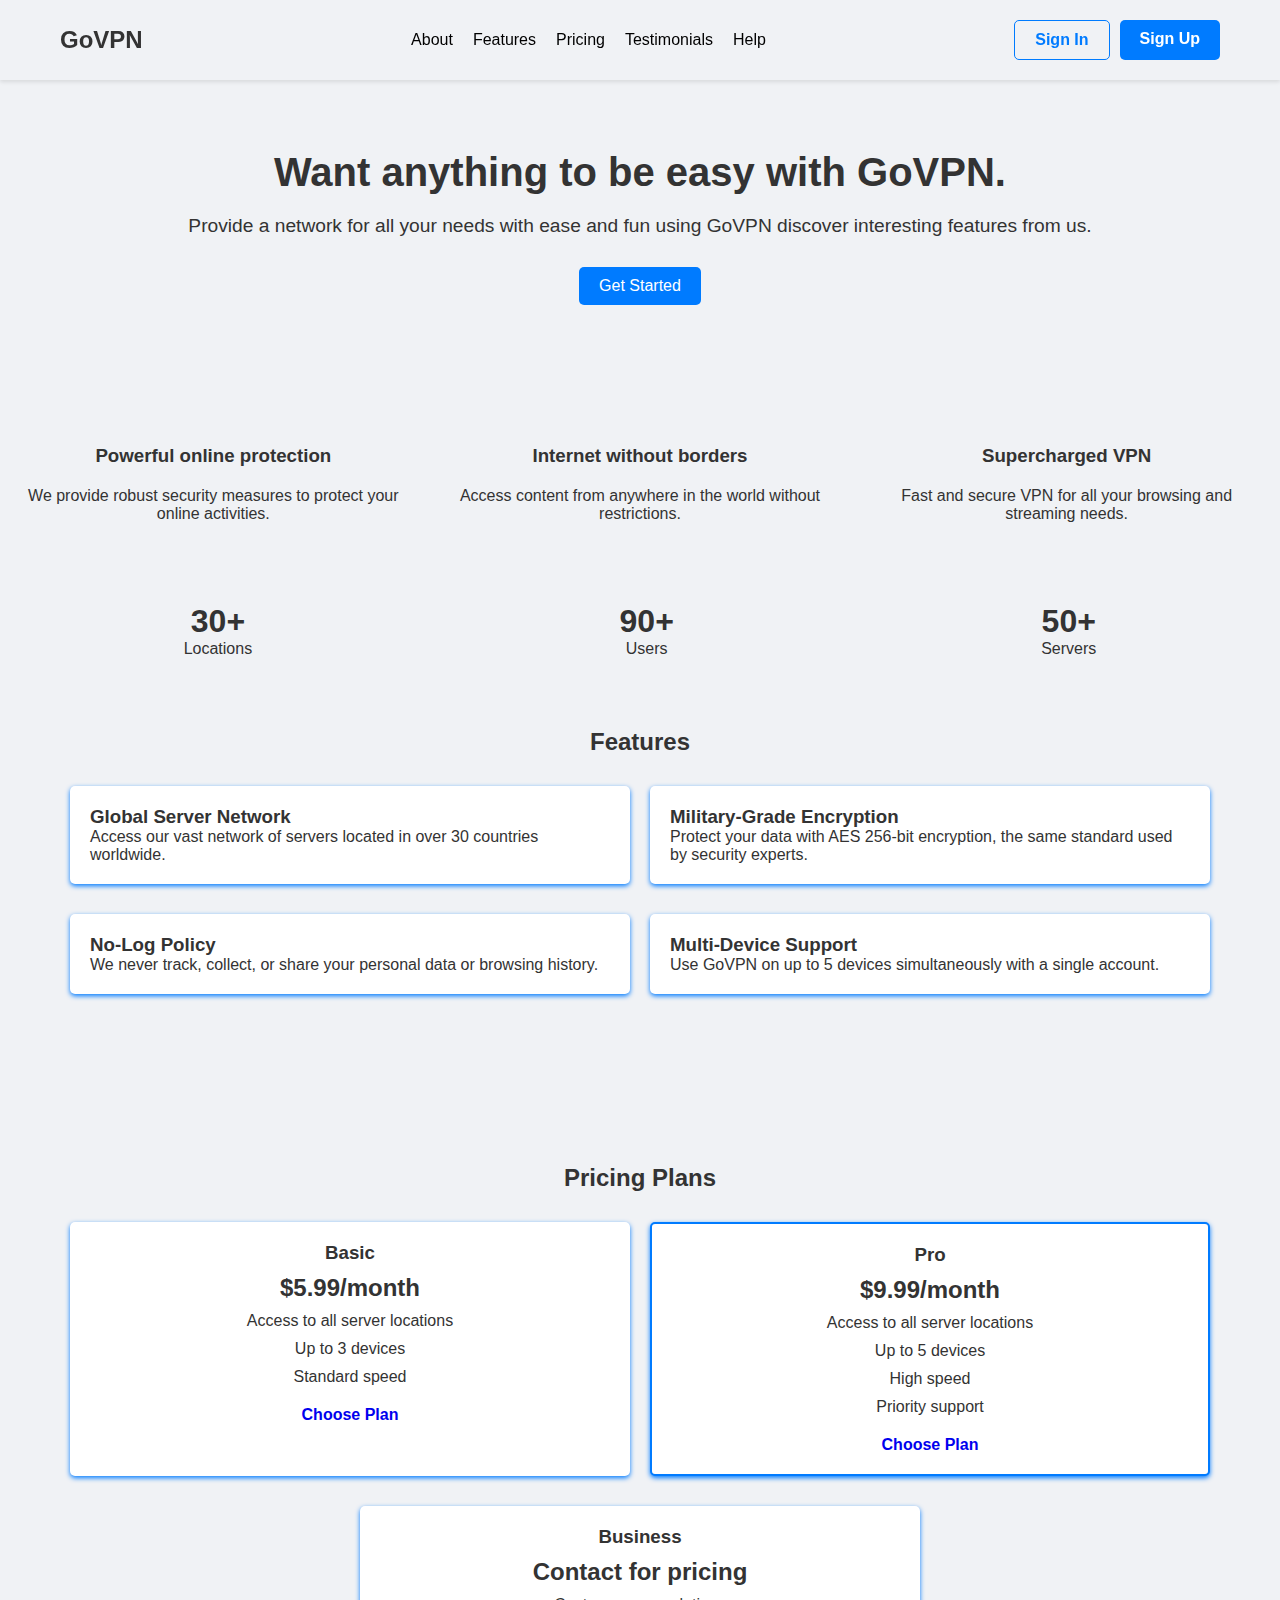
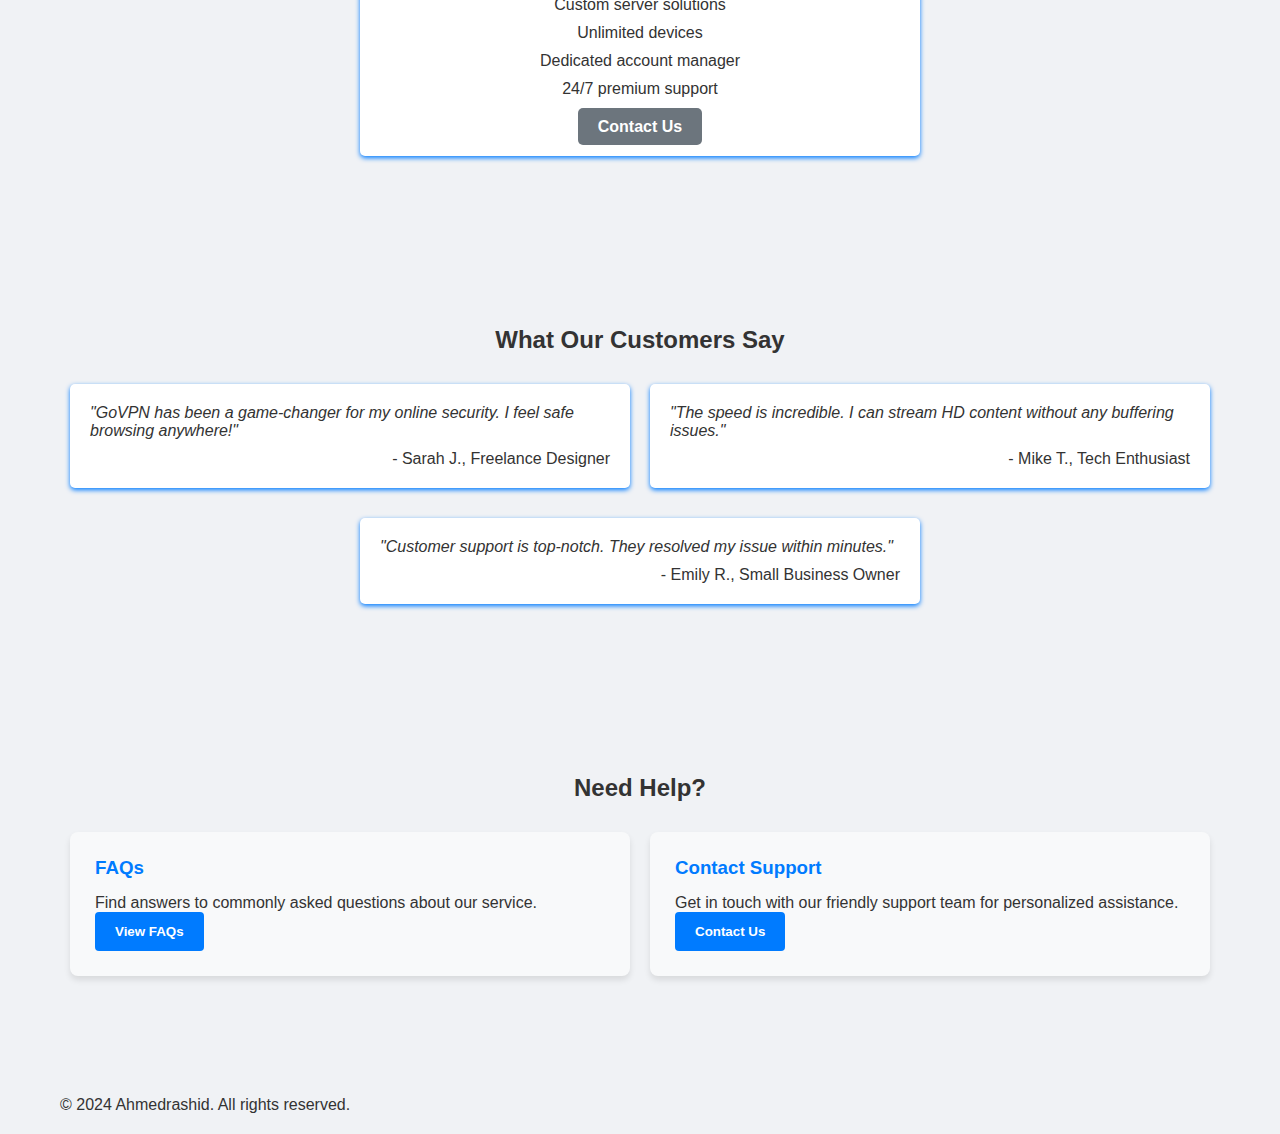
<file: index.html>
<!DOCTYPE html>
<html lang="en">
<head>
    <meta charset="UTF-8">
    <meta name="viewport" content="width=device-width, initial-scale=1.0">
    <title>GoVPN - Secure Virtual Private Network</title>
    <link rel="stylesheet" href="ht.css">
</head>
<body>
    <header id="header">
        <div class="container">
            <div class="logo">GoVPN</div>
            <nav>
                <ul>
                    <li><a href="#about">About</a></li>
                    <li><a href="#features">Features</a></li>
                    <li><a href="#pricing">Pricing</a></li>
                    <li><a href="#testimonials">Testimonials</a></li>
                    <li><a href="#help">Help</a></li>
                </ul>
            </nav>
            <div class="auth-buttons">
                <a href="auth.html#signin" class="btn btn-signin">Sign In</a>
                <a href="auth.html#signup" class="btn btn-signup">Sign Up</a>
            </div>
            <div class="menu-toggle">
                <span></span>
                <span></span>
                <span></span>
            </div>
        </div>
    </header>

    <main>
        <section id="about" class="about">
            <div class="container">
                <h1>Want anything to be easy with GoVPN.</h1>
                <p>Provide a network for all your needs with ease and fun using GoVPN discover interesting features from us.</p>
                <a href="auth.html#signup" class="cta-button">Get Started</a>
            </div>
        </section>

        <section id="features" class="features">
            <div class="feature">
                <h3>Powerful online protection</h3>
                <p>We provide robust security measures to protect your online activities.</p>
            </div>
            <div class="feature">
                <h3>Internet without borders</h3>
                <p>Access content from anywhere in the world without restrictions.</p>
            </div>
            <div class="feature">
                <h3>Supercharged VPN</h3>
                <p>Fast and secure VPN for all your browsing and streaming needs.</p>
            </div>
        </section>

        <section class="stats">
            <div class="stat">
                <h2>30+</h2>
                <p>Locations</p>
            </div>
            <div class="stat">
                <h2>90+</h2>
                <p>Users</p>
            </div>
            <div class="stat">
                <h2>50+</h2>
                <p>Servers</p>
            </div>
        </section>

        <section id="features-detailed" class="features-detailed">
            <div class="container">
                <h2>Features</h2>
                <div class="feature-grid">
                    <div class="feature-item">
                        <h3>Global Server Network</h3>
                        <p>Access our vast network of servers located in over 30 countries worldwide.</p>
                    </div>
                    <div class="feature-item">
                        <h3>Military-Grade Encryption</h3>
                        <p>Protect your data with AES 256-bit encryption, the same standard used by security experts.</p>
                    </div>
                    <div class="feature-item">
                        <h3>No-Log Policy</h3>
                        <p>We never track, collect, or share your personal data or browsing history.</p>
                    </div>
                    <div class="feature-item">
                        <h3>Multi-Device Support</h3>
                        <p>Use GoVPN on up to 5 devices simultaneously with a single account.</p>
                    </div>
                </div>
            </div>
        </section>

        <section id="pricing" class="pricing">
            <div class="container">
                <h2>Pricing Plans</h2>
                <div class="pricing-grid">
                    <div class="pricing-item">
                        <h3>Basic</h3>
                        <p class="price">$5.99/month</p>
                        <ul>
                            <li>Access to all server locations</li>
                            <li>Up to 3 devices</li>
                            <li>Standard speed</li>
                        </ul>
                        <a href="auth.html#signup" class="btn btn-primary">Choose Plan</a>
                    </div>
                    <div class="pricing-item featured">
                        <h3>Pro</h3>
                        <p class="price">$9.99/month</p>
                        <ul>
                            <li>Access to all server locations</li>
                            <li>Up to 5 devices</li>
                            <li>High speed</li>
                            <li>Priority support</li>
                        </ul>
                        <a href="auth.html#signup" class="btn btn-primary">Choose Plan</a>
                    </div>
                    <div class="pricing-item">
                        <h3>Business</h3>
                        <p class="price">Contact for pricing</p>
                        <ul>
                            <li>Custom server solutions</li>
                            <li>Unlimited devices</li>
                            <li>Dedicated account manager</li>
                            <li>24/7 premium support</li>
                        </ul>
                        <a href="#" class="btn btn-secondary">Contact Us</a>
                    </div>
                </div>
            </div>
        </section>

        <section id="testimonials" class="testimonials">
            <div class="container">
                <h2>What Our Customers Say</h2>
                <div class="testimonial-grid">
                    <div class="testimonial-item">
                        <p>"GoVPN has been a game-changer for my online security. I feel safe browsing anywhere!"</p>
                        <p class="author">- Sarah J., Freelance Designer</p>
                    </div>
                    <div class="testimonial-item">
                        <p>"The speed is incredible. I can stream HD content without any buffering issues."</p>
                        <p class="author">- Mike T., Tech Enthusiast</p>
                    </div>
                    <div class="testimonial-item">
                        <p>"Customer support is top-notch. They resolved my issue within minutes."</p>
                        <p class="author">- Emily R., Small Business Owner</p>
                    </div>
                </div>
            </div>
        </section>

        <section id="help" class="help">
            <div class="container">
                <h2>Need Help?</h2>
                <div class="help-grid">
                    <div class="help-item" id="faqs">
                        <h3>FAQs</h3>
                        <p>Find answers to commonly asked questions about our service.</p>
                        <button id="showFAQs" class="btn btn-primary">View FAQs</button>
                        <div id="faqList" style="display: none;">
                         
                            <div class="faq-item">
                                <h4 class="faq-question">What is GoVPN?</h4>
                                <p class="faq-answer">GoVPN is a secure, fast, and reliable virtual private network service that helps protect your online privacy and access content from around the world.</p>
                            </div>
                            <div class="faq-item">
                                <h4 class="faq-question">How do I set up GoVPN on my device?</h4>
                                <p class="faq-answer">Setting up GoVPN is easy! Download our app from your device's app store, install it, and follow the in-app instructions. We have apps for Windows, Mac, iOS, and Android.</p>
                            </div>
                            <div class="faq-item">
                                <h4 class="faq-question">Is my data safe with GoVPN?</h4>
                                <p class="faq-answer">Absolutely! We use military-grade encryption to protect your data. We also have a strict no-logs policy, meaning we don't track or store any of your online activities.</p>
                            </div>
                            <div class="faq-item">
                                <h4 class="faq-question">Can I use GoVPN on multiple devices?</h4>
                                <p class="faq-answer">Yes, you can use GoVPN on up to 5 devices simultaneously with a single subscription.</p>
                            </div>
                            <div class="faq-item">
                                <h4 class="faq-question">What if I'm not satisfied with the service?</h4>
                                <p class="faq-answer">We offer a 30-day money-back guarantee. If you're not completely satisfied, you can request a full refund within the first 30 days of your subscription.</p>
                            </div>
                        </div>
                    </div>
                    <div class="help-item" id="contactSupport">
                        <h3>Contact Support</h3>
                        <p>Get in touch with our friendly support team for personalized assistance.</p>
                        <button id="showContactForm" class="btn btn-primary">Contact Us</button>
                        <form id="contactForm" style="display: none;">
                            <input type="text" placeholder="Your Name" required>
                            <input type="email" placeholder="Your Email" required>
                            <textarea placeholder="Your Message" required></textarea>
                            <button type="submit" class="btn btn-primary">Send Message</button>
                        </form>
                    </div>
                </div>
            </div>
        </section>
    </main>

    <footer>
        <div class="container">
            <p>&copy; 2024 Ahmedrashid. All rights reserved.</p>
        </div>
    </footer>

    <script>
    // Smooth scrolling for navigation links
        document.querySelectorAll('a[href^="#"]').forEach(anchor => {
            anchor.addEventListener('click', function (e) {
                e.preventDefault();
                document.querySelector(this.getAttribute('href')).scrollIntoView({
                    behavior: 'smooth'
                });
            });
        });
        
        // Sticky header
        window.onscroll = function() {stickyHeader()};
        
        var header = document.querySelector("header");
        var sticky = header.offsetTop;
        
        function stickyHeader() {
          if (window.pageYOffset > sticky) {
            header.classList.add("sticky");
          } else {
            header.classList.remove("sticky");
          }
        }
        
        // Simple form validation
        function validateForm() {
            var name = document.forms["contactForm"]["name"].value;
            var email = document.forms["contactForm"]["email"].value;
            var message = document.forms["contactForm"]["message"].value;
            
            if (name == "") {
                alert("Name must be filled out");
                return false;
            }
            if (email == "") {
                alert("Email must be filled out");
                return false;
            }
            if (message == "") {
                alert("Message must be filled out");
                return false;
            }
            return true;
        }
        
        // Toggle additional information in pricing section
        function togglePricingInfo(id) {
            var info = document.getElementById(id);
            if (info.style.display === "none") {
                info.style.display = "block";
            } else {
                info.style.display = "none";
            }
        }
        //contact form script
        document.addEventListener('DOMContentLoaded', function() {
        const showContactFormBtn = document.getElementById('showContactForm');
        const contactForm = document.getElementById('contactForm');
    
        showContactFormBtn.addEventListener('click', function() {
            if (contactForm.style.display === 'none') {
                contactForm.style.display = 'block';
                showContactFormBtn.textContent = 'Hide Form';
            } else {
                contactForm.style.display = 'none';
                showContactFormBtn.textContent = 'Contact Us';
            }
        });
    
        contactForm.addEventListener('submit', function(e) {
            e.preventDefault();
            if (validateForm()) {
                alert('Form submitted successfully!');
                contactForm.reset();
                contactForm.style.display = 'none';
                showContactFormBtn.textContent = 'Contact Us';
            }
        });
    
        function validateForm() {
            const name = contactForm.elements['name'].value;
            const email = contactForm.elements['email'].value;
            const message = contactForm.elements['message'].value;
            
            if (name === '' || email === '' || message === '') {
                alert('All fields must be filled out');
                return false;
            }
            return true;
        }
    });
    
    //faqs
    document.addEventListener('DOMContentLoaded', function() {
        const showFAQsBtn = document.getElementById('showFAQs');
        const faqList = document.getElementById('faqList');
        const faqQuestions = document.querySelectorAll('.faq-question');
    
        showFAQsBtn.addEventListener('click', function() {
            if (faqList.style.display === 'none') {
                faqList.style.display = 'block';
                showFAQsBtn.textContent = 'Hide FAQs';
            } else {
                faqList.style.display = 'none';
                showFAQsBtn.textContent = 'View FAQs';
            }
        });
    
        faqQuestions.forEach(question => {
            question.addEventListener('click', function() {
                const answer = this.nextElementSibling;
                if (answer.style.display === 'none' || answer.style.display === '') {
                    answer.style.display = 'block';
                } else {
                    answer.style.display = 'none';
                }
            });
        });
    });
    document.addEventListener('DOMContentLoaded', function() {
    const menuToggle = document.querySelector('.menu-toggle');
    const nav = document.querySelector('nav');

    menuToggle.addEventListener('click', function() {
        nav.classList.toggle('active');
    });
});
    
        </script>
</body>
</html>
</file>
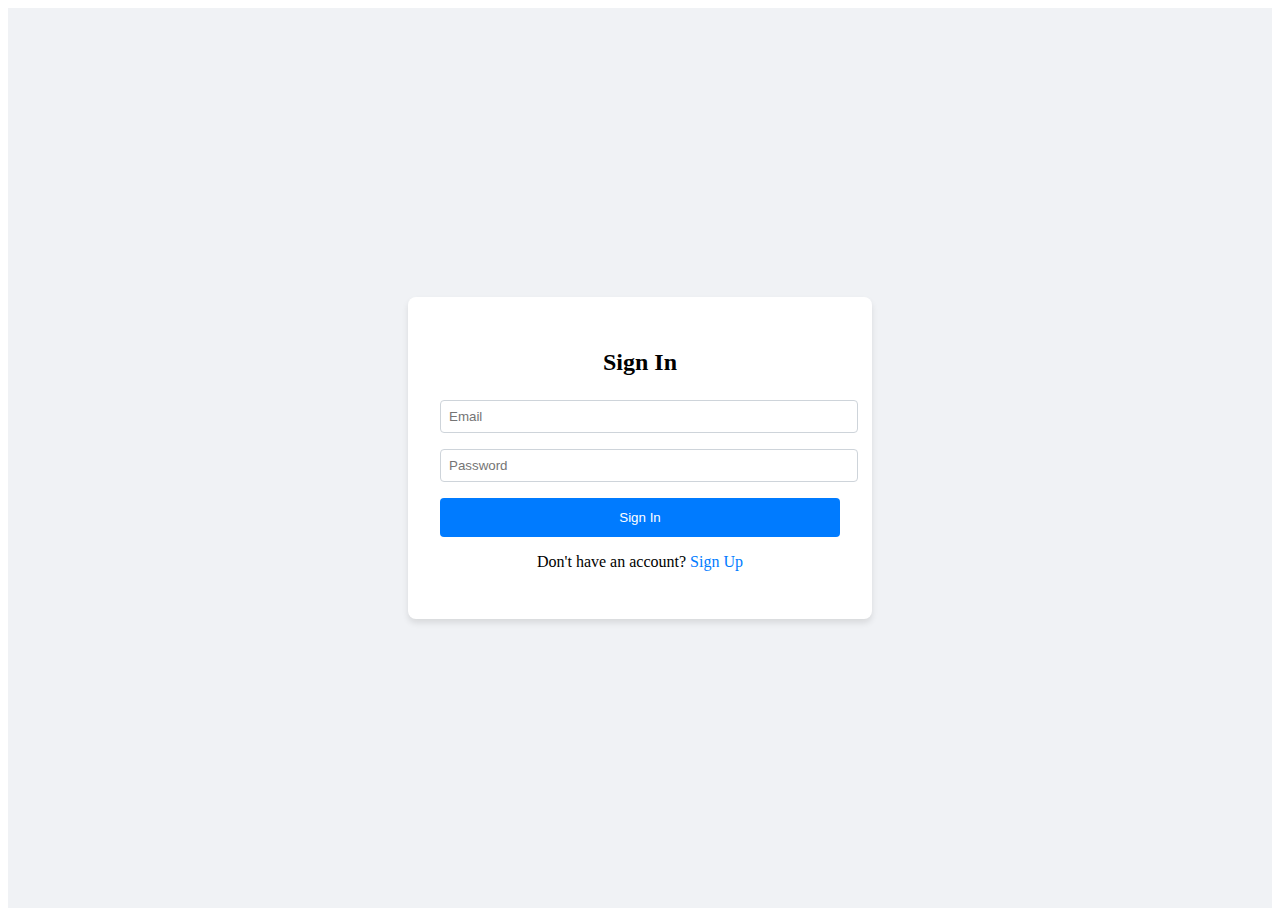
<file: auth.html>
<!DOCTYPE html>
<html lang="en">
<head>
    <meta charset="UTF-8">
    <meta name="viewport" content="width=device-width, initial-scale=1.0">
    <title>GoVPN - Sign In/Sign Up</title>
    
    <style>
        /* Additional styles for the forms */
        .auth-container {
            display: flex;
            justify-content: center;
            align-items: center;
            height: 100vh;
            background-color: #f0f2f5;
        }
        .auth-form {
            background-color: #ffffff;
            padding: 2rem;
            border-radius: 8px;
            box-shadow: 0 4px 6px rgba(0, 0, 0, 0.1);
            width: 100%;
            max-width: 400px;
        }
        .auth-form h2 {
            text-align: center;
            margin-bottom: 1.5rem;
        }
        .auth-form input {
            width: 100%;
            padding: 0.5rem;
            margin-bottom: 1rem;
            border: 1px solid #ced4da;
            border-radius: 4px;
        }
        .auth-form button {
            width: 100%;
            padding: 0.75rem;
            background-color: #007bff;
            color: white;
            border: none;
            border-radius: 4px;
            cursor: pointer;
            transition: background-color 0.3s ease;
        }
        .auth-form button:hover {
            background-color: #0056b3;
        }
        .auth-form p {
            text-align: center;
            margin-top: 1rem;
        }
        .auth-form a {
            color: #007bff;
            text-decoration: none;
        }
    </style>
</head>
<body>
    <div class="auth-container">
        <div class="auth-form" id="signInForm">
            <h2>Sign In</h2>
            <form id="loginForm">
                <input type="email" id="loginEmail" placeholder="Email" required>
                <input type="password" id="loginPassword" placeholder="Password" required>
                <button type="submit">Sign In</button>
            </form>
            <p>Don't have an account? <a href="#" id="showSignUp">Sign Up</a></p>
        </div>

        <div class="auth-form" id="signUpForm" style="display: none;">
            <h2>Sign Up</h2>
            <form id="registerForm">
                <input type="text" id="registerName" placeholder="Full Name" required>
                <input type="email" id="registerEmail" placeholder="Email" required>
                <input type="password" id="registerPassword" placeholder="Password" required>
                <input type="password" id="confirmPassword" placeholder="Confirm Password" required>
                <button type="submit">Sign Up</button>
            </form>
            <p>Already have an account? <a href="#" id="showSignIn">Sign In</a></p>
        </div>
    </div>

    <script>
        // JavaScript for form switching and basic validation
        const signInForm = document.getElementById('signInForm');
        const signUpForm = document.getElementById('signUpForm');
        const showSignUp = document.getElementById('showSignUp');
        const showSignIn = document.getElementById('showSignIn');
        const loginForm = document.getElementById('loginForm');
        const registerForm = document.getElementById('registerForm');

        showSignUp.addEventListener('click', (e) => {
            e.preventDefault();
            signInForm.style.display = 'none';
            signUpForm.style.display = 'block';
        });

        showSignIn.addEventListener('click', (e) => {
            e.preventDefault();
            signUpForm.style.display = 'none';
            signInForm.style.display = 'block';
        });

        loginForm.addEventListener('submit', (e) => {
            e.preventDefault();
            const email = document.getElementById('loginEmail').value;
            const password = document.getElementById('loginPassword').value;
            console.log('Login attempt:', { email, password });
            // send this data to your server for authentication
            alert('Login functionality would be implemented here.');
        });

        registerForm.addEventListener('submit', (e) => {
            e.preventDefault();
            const name = document.getElementById('registerName').value;
            const email = document.getElementById('registerEmail').value;
            const password = document.getElementById('registerPassword').value;
            const confirmPassword = document.getElementById('confirmPassword').value;

            if (password !== confirmPassword) {
                alert('Passwords do not match!');
                return;
            }

            console.log('Registration attempt:', { name, email, password });
            //  send this data to your server to create a new account
            alert('Registration functionality would be implemented here.');
        });
        // Check if the URL has a #signup hash
if (window.location.hash === '#signup') {
    signInForm.style.display = 'none';
    signUpForm.style.display = 'block';
}
    </script>
</body>
</html>
</file>
<file: ht.css>
* {
    box-sizing: border-box;
    margin: 0;
    padding: 0;
    font-family: Arial, sans-serif;
}

html {
    scroll-behavior: smooth;
}

body {
    background-color: #f0f2f5;
    color: #333;
}

.container {
    max-width: 1200px;
    margin: 0 auto;
    padding: 20px;
}

header {
    background-color: #f0f2f5;
    position: sticky;
    top: 0;
    z-index: 1000;
    box-shadow: 0 2px 4px rgba(0,0,0,.1);
}

header .container {
    display: flex;
    justify-content: space-between;
    align-items: center;
    padding: 20px;
}

.logo {
    font-size: 1.5em;
    font-weight: bold;
    cursor: pointer;
}

nav ul {
    display: flex;
    list-style-type: none;
    align-items: center;
}

nav ul li a {
    margin-left: 20px;
    position: relative;
    cursor: pointer;
    padding: 5px 0;
    transition: color 0.3s ease;
    text-decoration: none;
    color: black;
    font-weight: 300;
}

nav ul li a:hover {
    color: #007bff;
}

nav ul li a::after {
    content: '';
    position: absolute;
    width: 100%;
    height: 2px;
    bottom: 0;
    left: 0;
    background-color: #007bff;
    visibility: hidden;
    transform: scaleX(0);
    transition: all 0.3s ease-in-out;
}

nav ul li a:hover::after {
    visibility: visible;
    transform: scaleX(1);
}

.auth-buttons {
    display: flex;
    gap: 10px;
}

.btn {
    padding: 10px 20px;
    border-radius: 5px;
    text-decoration: none;
    font-weight: bold;
    transition: background-color 0.3s ease, color 0.3s ease;
}

.btn-signin {
    color: #007bff;
    border: 1px solid #007bff;
}

.btn-signin:hover {
    background-color: #007bff;
    color: white;
}

.btn-signup {
    background-color: #007bff;
    color: white;
}

.btn-signup:hover {
    background-color: #0056b3;
}

.menu-toggle {
    display: none;
    flex-direction: column;
    cursor: pointer;
}

.menu-toggle span {
    width: 25px;
    height: 3px;
    background-color: #333;
    margin: 2px 0;
    transition: 0.4s;
}

.about {
    text-align: center;
    padding: 50px 0;
}

.about h1 {
    font-size: 2.5em;
    margin-bottom: 20px;
}

.about p {
    font-size: 1.2em;
    margin-bottom: 30px;
}

.cta-button {
    display: inline-block;
    padding: 10px 20px;
    background-color: #007bff;
    color: white;
    text-decoration: none;
    border-radius: 5px;
}

.features {
    display: flex;
    justify-content: space-around;
    flex-wrap: wrap;
    margin-top: 50px;
}

.features {
    display: flex;
    justify-content: space-around;
    flex-wrap: wrap;
    margin-top: 50px;
}

.feature {
    flex-basis: 30%;
    text-align: center;
    margin-bottom: 30px;
}

.feature h3 {
    margin: 20px 0;
}

.stats {
    display: flex;
    justify-content: space-around;
    margin-top: 50px;
}

.stat {
    text-align: center;
}

.stat h2 {
    font-size: 2em;
}
.features-detailed,
.pricing,
.testimonials,
.help {
    padding: 50px 0;
}

.features-detailed h2,
.pricing h2,
.testimonials h2,
.help h2 {
    text-align: center;
    margin-bottom: 30px;
}

.feature-grid,
.pricing-grid,
.testimonial-grid,
.help-grid {
    display: flex;
    justify-content: space-around;
    flex-wrap: wrap;
}

.feature-item,
.pricing-item,
.testimonial-item,
.help-item {
    flex-basis: calc(50% - 20px);
    margin-bottom: 30px;
    padding: 20px;
    background-color: #ffffff;
    border-radius: 5px;
    box-shadow: 0 2px 5px #007bff;
}

.pricing-item {
    text-align: center;
}

.pricing-item.featured {
    border: 2px solid #007bff;
}

.pricing-item .price {
    font-size: 1.5em;
    font-weight: bold;
    margin: 10px 0;
}

.pricing-item ul {
    list-style-type: none;
    padding: 0;
    margin-bottom: 20px;
}

.pricing-item ul li {
    margin-bottom: 10px;
}

.testimonial-item {
    font-style: italic;
}

.testimonial-item .author {
    font-style: normal;
    text-align: right;
    margin-top: 10px;
}

.btn-secondary {
    background-color: #6c757d;
    color: white;
    border: none;
}

.btn-secondary:hover {
    background-color: #5a6268;
}

#contactSupport, #faqs {
    background-color: #f8f9fa;
    border-radius: 8px;
    box-shadow: 0 4px 6px rgba(0, 0, 0, 0.1);
    padding: 25px;
    transition: all 0.3s ease;
}

#contactSupport h3, #faqs h3 {
    color: #007bff;
    margin-bottom: 15px;
}

#contactForm {
    margin-top: 20px;
}

#contactForm input,
#contactForm textarea {
    width: 100%;
    margin-bottom: 15px;
    padding: 12px;
    border: 1px solid #ced4da;
    border-radius: 4px;
    font-size: 14px;
}

#contactForm textarea {
    height: 120px;
    resize: vertical;
}

#contactForm button,
#showContactForm,
#showFAQs {
    background-color: #007bff;
    color: white;
    border: none;
    padding: 12px 20px;
    border-radius: 4px;
    cursor: pointer;
    transition: background-color 0.3s ease;
}

#contactForm button:hover,
#showContactForm:hover,
#showFAQs:hover {
    background-color: #0056b3;
}

#faqList {
    margin-top: 20px;
}

.faq-item {
    margin-bottom: 20px;
    border-bottom: 1px solid #e9ecef;
    padding-bottom: 15px;
}

.faq-item:last-child {
    border-bottom: none;
}

.faq-question {
    font-weight: bold;
    color: #343a40;
    margin-bottom: 10px;
    cursor: pointer;
}

.faq-answer {
    display: none;
    color: #6c757d;
    padding-left: 15px;
}

@media (max-width: 768px) {
    header .container {
        flex-wrap: wrap;
    }

    .logo {
        flex-basis: 100%;
        margin-bottom: 10px;
    }

    nav {
        display: none;
        width: 100%;
    }

    nav.active {
        display: block;
    }

    nav ul {
        flex-direction: column;
        align-items: flex-start;
    }

    nav ul li {
        margin: 10px 0;
    }

    nav ul li a {
        margin-left: 0;
    }

    .auth-buttons {
        flex-basis: 100%;
        justify-content: flex-start;
        margin-top: 10px;
    }

    .menu-toggle {
        display: flex;
        position: absolute;
        top: 20px;
        right: 20px;
    }

    .feature,
    .feature-item,
    .pricing-item,
    .testimonial-item,
    .help-item {
        flex-basis: 100%;
    }

    .stats {
        flex-direction: column;
    }

    .stat {
        margin-bottom: 20px;
    }

    .about h1 {
        font-size: 2em;
    }

    .about p {
        font-size: 1em;
    }
}
</file>
